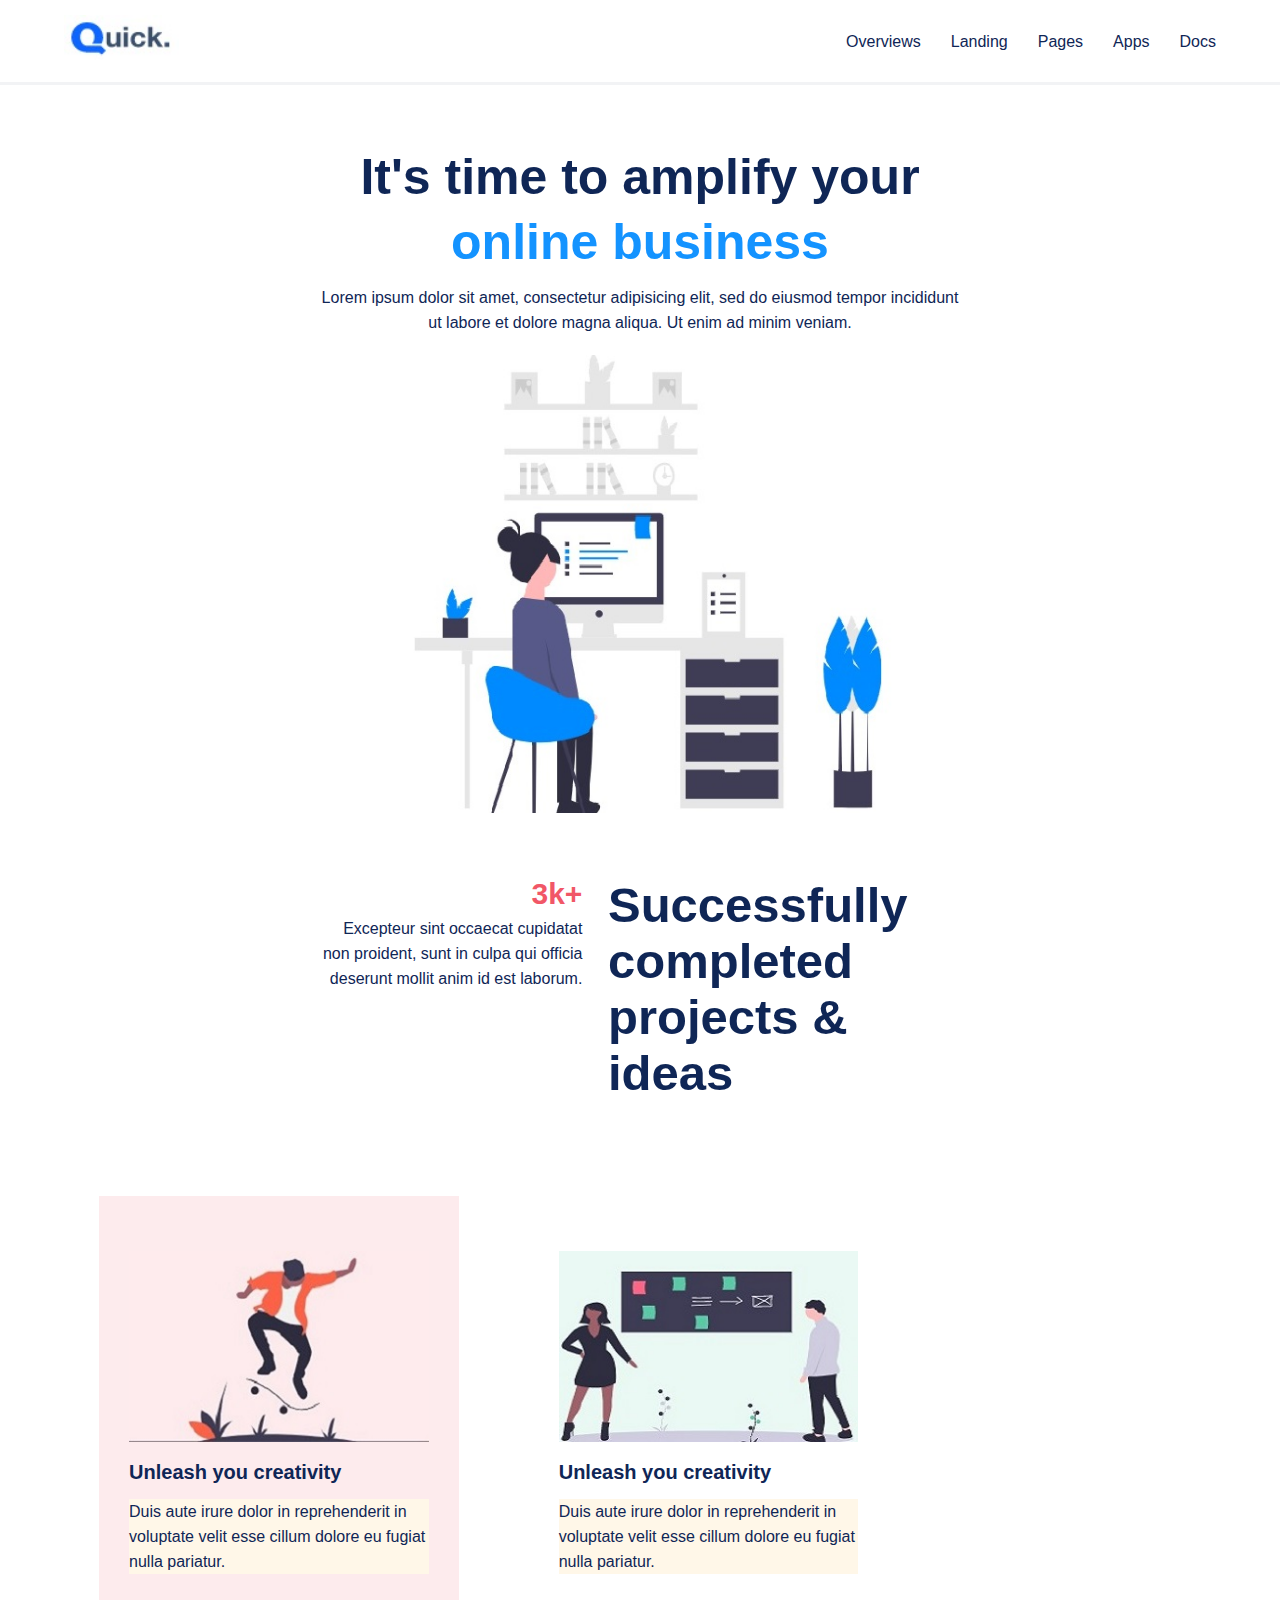
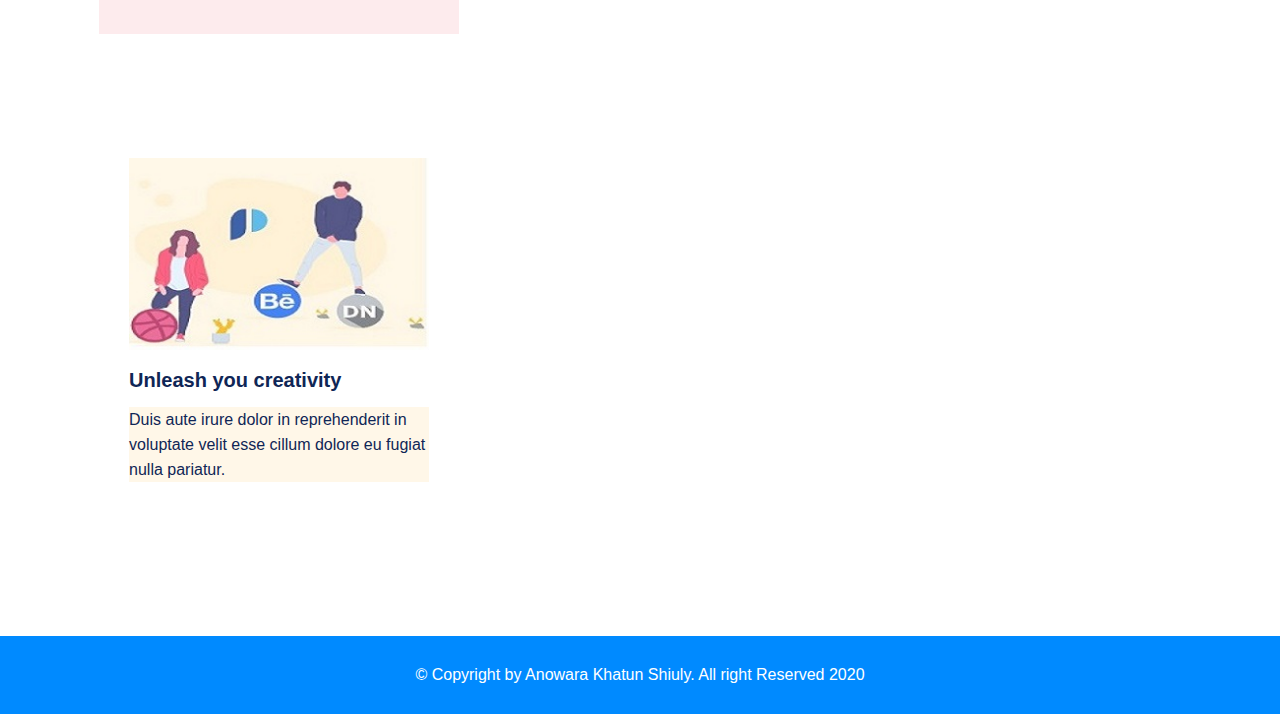
<file: index.html>
<!DOCTYPE html>
<html lang="en"></html>
<head>
	<meta charset="utf-8">
	<meta name="viewport" content="width=device-width, initial-scale=1">
	<meta name="title" content="Digital Agency">
    <meta name="title" content="Digital Agency">
    <meta name="description" content="Digital agency, website development">
    <meta name="keywords" content="Digital agency, website development, website, development">
    <meta name="robots" content="index, follow">
    <meta name="language" content="English">
    <meta name="author" content="Anowara khatun shiuly">
	
	<title>Quick</title>
	<link rel="stylesheet" href="css/style.css">

</head>
<body>
	 
	<!-- header start -->
	<header>
    <div class="container">
		<div class="logo">
	        <a href="index.html">
				<img src="image/logo.jpg" alt="Quick">
		    </a>
		</div>	
	   	<nav class="menu">
			<ul>
				<li><a href="#">Overviews</a></li>
				<li><a href="#">Landing</a></li>
				<li><a href="#">Pages</a></li>
				<li><a href="#">Apps</a></li>
				<li><a href="#">Docs</a></li>
			</ul>
		</nav>
    
	</div>	

	</header>
    <!-- header end -->
<!--header end-->
<!--bener start-->
<section class="banner">
	<div class="container2 t_center">
		<h1 class="b_h1">It's time to amplify your<br><span>online business</span></br></h1>
		<p class="b_p">Lorem ipsum dolor sit amet, consectetur adipisicing elit, sed do eiusmod tempor incididunt ut labore et
		dolore magna aliqua. Ut enim ad minim veniam.</p>
		<div class="b_img">
			<img src="image/banner.jpg" alt="Quick">
		</div>
	</div>
</section>
<!--banner start-->
<section class="about">
	<div class="container2">
		<div class="a_left">
			<h2>3k+</h2>
			<p>Excepteur sint occaecat cupidatat non proident, sunt in culpa qui officia deserunt mollit anim id est laborum.</p>
		</div>
			<div class="a_right">
				<h1>Successfully completed projects & ideas</h1>

		</div>

	</div>
</section>
<!-- banner end -->
<!--about end-->

<!--services start-->
<section class="service">
	<div class="container">
		<!--item start-->
		<div class="s_item pink">
			<div class="s_img">
				<img src="image/item3.jpg" alt="Quick">
            </div>
			<h2 class="s_h2">Unleash you creativity</h2>
			<p class="s_p">Duis aute irure dolor in reprehenderit in voluptate velit esse cillum dolore eu fugiat nulla pariatur.</p>
		</div>
		<!--item end-->
		<!--item start-->
		<div class="s_item green">
			<div class="s_img">
				<img src="image/item4.jpg" alt="Quick">
            </div>
			<h2 class="s_h2">Unleash you creativity</h2>
			<p class="s_p">Duis aute irure dolor in reprehenderit in voluptate velit esse cillum dolore eu fugiat nulla pariatur.</p>
		</div>
		<!--item end-->
		<!--item start-->
		<div class="s_item">
			<div class="s_img yellow">
				<img src="image/item5.jpg" alt="Quick">
            </div>
			<h2 class="s_h2">Unleash you creativity</h2>
			<p class="s_p">Duis aute irure dolor in reprehenderit in voluptate velit esse cillum dolore eu fugiat nulla pariatur.</p>
		</div>
		<!--item end-->
	</div>

</section>
<!--services end-->
<!--footer start-->
<footer>
	<p>© Copyright by <a href="#">Anowara Khatun Shiuly</a>. All right Reserved 2020</p>
</footer>
<!--footer end-->


</body>
</html>
</file>
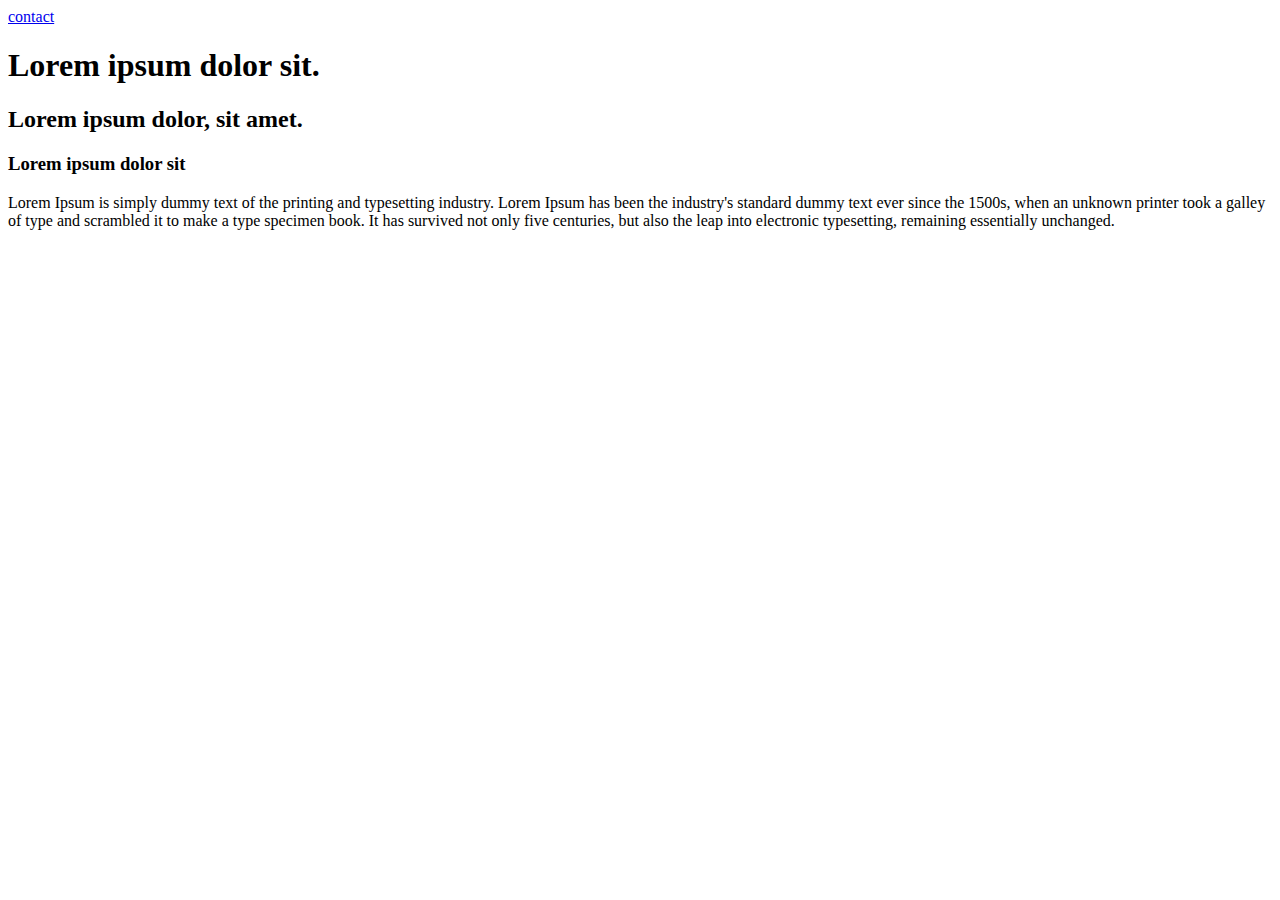
<file: pages/contact/contract.html>
<!DOCTYPE html>
<html lang="en">

<head>
    <meta charset="UTF-8">
    <meta http-equiv="X-UA-Compatible" content="IE=edge">
    <meta name="viewport" content="width=device-width, initial-scale=1.0">
    <title>Contact</title>
</head>
<body>
    <a href="../../index.html">contact</a>
    <h1>Lorem ipsum dolor sit.</h1>

    <h2>Lorem ipsum dolor, sit amet.</h2>

    <h3>Lorem ipsum dolor sit</h3>
    
    <p>Lorem Ipsum is simply dummy text of the printing and typesetting industry. Lorem Ipsum has been the industry's standard dummy text ever since the 1500s, when an unknown printer took a galley of type and scrambled it to make a type specimen book. It has survived not only five centuries, but also the leap into electronic typesetting, remaining essentially unchanged.

    </p>









</body>

</html>
</file>
<file: css/style.css>
/*common start */
body{
    margin: 0;

    font-family: sans-serif;
    font-size: 16px;
    font-weight: 400;
    color: #0f2656;

}

/*common end */

/*header start*/
header{
    border-bottom: 3px solid #f2f3f5;
    padding: 15px 0;
}
.container{
 width: 90%;
 margin: 0 auto;
 overflow: hidden;
}
.logo{
    width: 10%;
    float: left;
}
.logo a{
    display: block;
}
.logo a img{
    width: 100%;

}
.menu{
    width: 60%;
    float: right;
    margin-top: 2px;
}   
.menu ul{
    float: right;
}
.menu ul li{
    list-style: none;
    float: left;
}
.menu ul li a{
    text-decoration: none;
    padding: 0px 15px;
    display: inline-block;
    color: #0f2656;
    transition: .33s;
}
.menu ul li a:hover {
    color:#008aff
}
.menu ul li:last-child a{
    padding-right: 0;
}



/*header end*/

/*banner start*/
.banner {
    padding: 60px 0;
    
}
.container2 {
    width: 50%;
    
    margin: 0 auto;
   overflow: hidden;
}
.t_center{
    text-align: center;
}
.b_h1{
    margin: auto;
    font-size: 50px;
    font-weight: 700;
    line-height: 65px;
}
.b_p {
    line-height: 25px;
    margin: 10px 0 20px;
}
.b_h1 span {
    color: #1493ff;

}

.b_img {
    margin: 0 auto;
    width: 80%;
    /* border: 1px solid black; */

}
.b_img img{
    width: 100%;

}

/*banner end*/

/*about start*/
.about {
padding-bottom: 60px;
}
.a_left {
width: 41%;

float: left;
text-align: right;
}
.a_left h2 {
    font-size: 30px;
    font-weight: 700;
    color: #f15767;
    margin: 0;
}

.a_left p{
    margin: 5px 0 0;
    line-height: 25px;
}
.a_right{
    width: 55%;

    float: right;

}
.a_right h1{
font-size: 49px;
font-weight: 700;
margin: 0;
}

/*about end*/

/*service start*/
.service{
padding-bottom: 60px;
}
.s_item{
float: left;
width: 26%;
padding: 55px 2.65% 60px;
margin: 3%;
}
.s_item:first-child{
    background-color: #fdebed;
}
.s_item :last-child(2) {
    background-color:#ebf9f4 ;

}
.s_item :last-child{
background-color:#fff7e8 ;
}
.s_item img{
width: 100%;
}
.s_h2{
margin: 15px 0;
font-size: 20px;
font-weight: 700;
}
.s_p{
margin: 0;
line-height: 25px;
}

/*service end*/

/*footer start*/
footer{
    background-color: #008aff;
    padding: 30px 0;
    text-align: center;
}
footer p{
    margin: 0;
    color: white;
}
footer p a{
    color: white;
    text-decoration: none;
}
/*footer end*/
</file>
